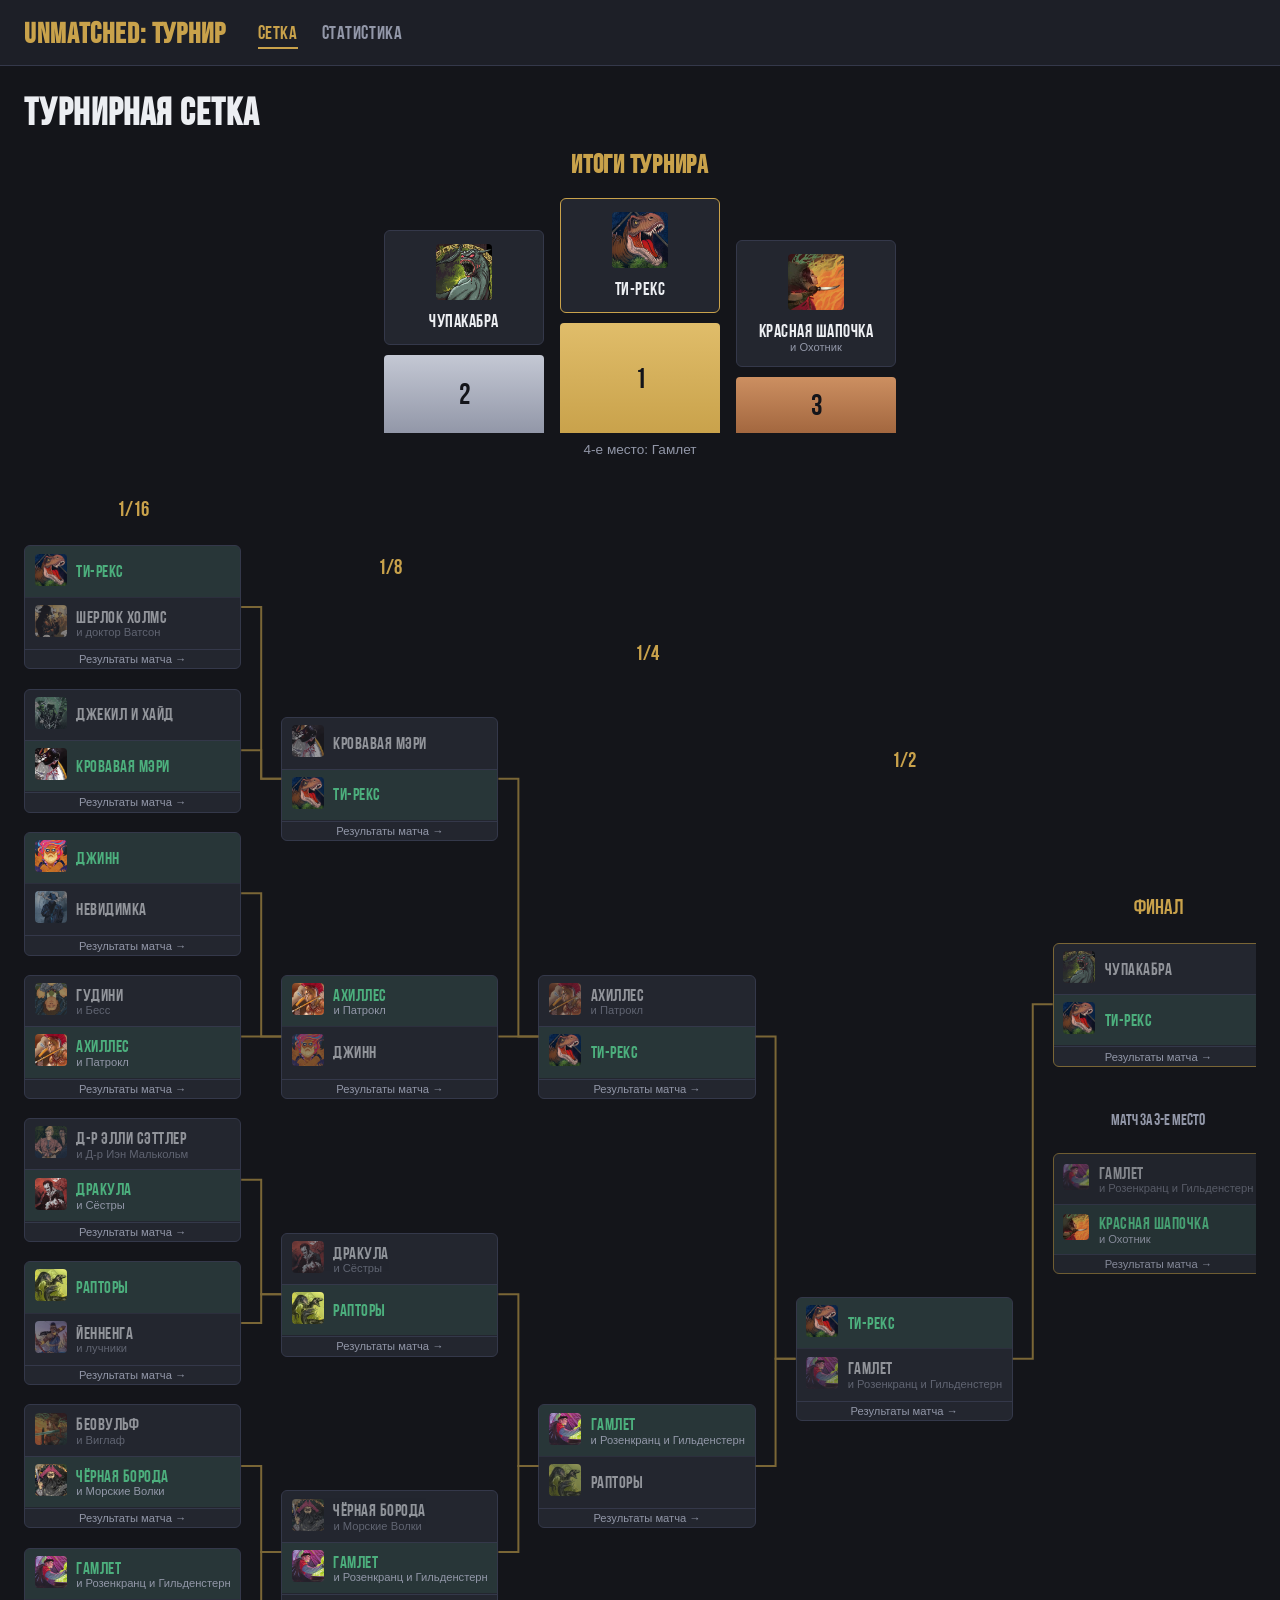
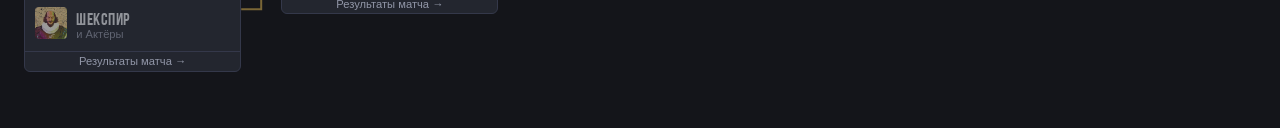
<file: index.html>
<!DOCTYPE html>
<html lang="ru">
<head>
  <meta charset="UTF-8" />
  <meta name="viewport" content="width=device-width, initial-scale=1.0" />
  <title>Турнирная сетка — Unmatched</title>
  <link rel="stylesheet" href="css/style.css?v=17" />
  <link rel="stylesheet" href="css/bracket.css?v=18" />
</head>
<body>
  <header class="site-header">
    <h1 class="site-title">Unmatched: турнир</h1>
    <nav class="site-nav">
      <a class="nav-link" href="index.html">Сетка</a>
      <a class="nav-link" href="stats.html">Статистика</a>
    </nav>
  </header>

  <main>
    <h2 class="page-title">Турнирная сетка</h2>
    <div class="podium"></div>
    <div class="bracket-wrap">
      <div class="bracket">
        <svg class="bracket-connectors"></svg>
      </div>
    </div>
  </main>

  <script type="module" src="js/nav.js?v=16"></script>
  <script type="module" src="js/bracket.js?v=18"></script>
</body>
</html>
</file>
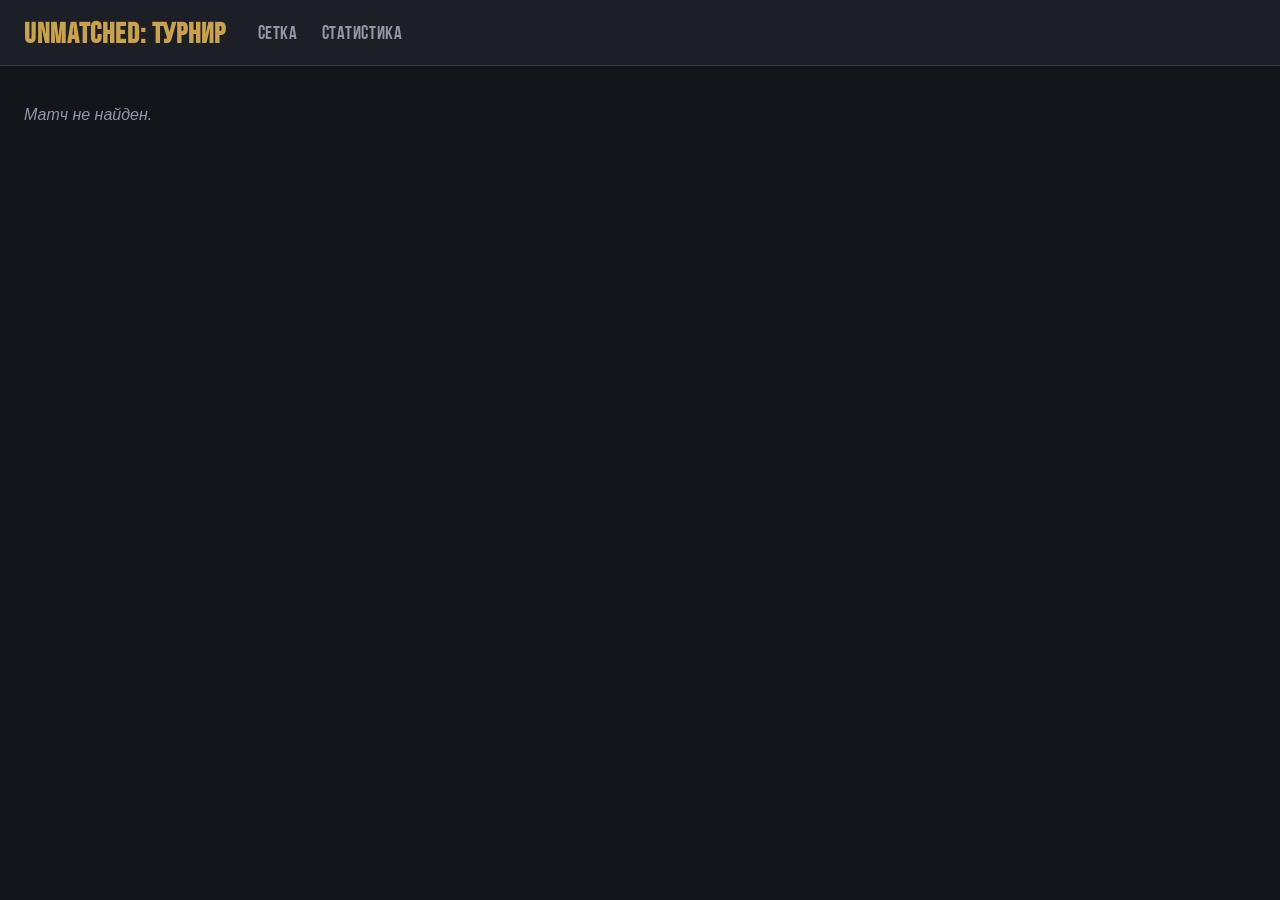
<file: match.html>
<!DOCTYPE html>
<html lang="ru">
<head>
  <meta charset="UTF-8" />
  <meta name="viewport" content="width=device-width, initial-scale=1.0" />
  <title>Матч — Unmatched</title>
  <link rel="stylesheet" href="css/style.css?v=17" />
  <link rel="stylesheet" href="css/match.css?v=16" />
  <link rel="stylesheet" href="css/match-log.css?v=16" />
</head>
<body>
  <header class="site-header">
    <h1 class="site-title">Unmatched: турнир</h1>
    <nav class="site-nav">
      <a class="nav-link" href="index.html">Сетка</a>
      <a class="nav-link" href="stats.html">Статистика</a>
    </nav>
  </header>

  <main id="match-page">
    <p class="empty-note">Загрузка…</p>
  </main>

  <script type="module" src="js/nav.js?v=16"></script>
  <script type="module" src="js/match-page.js?v=16"></script>
</body>
</html>
</file>
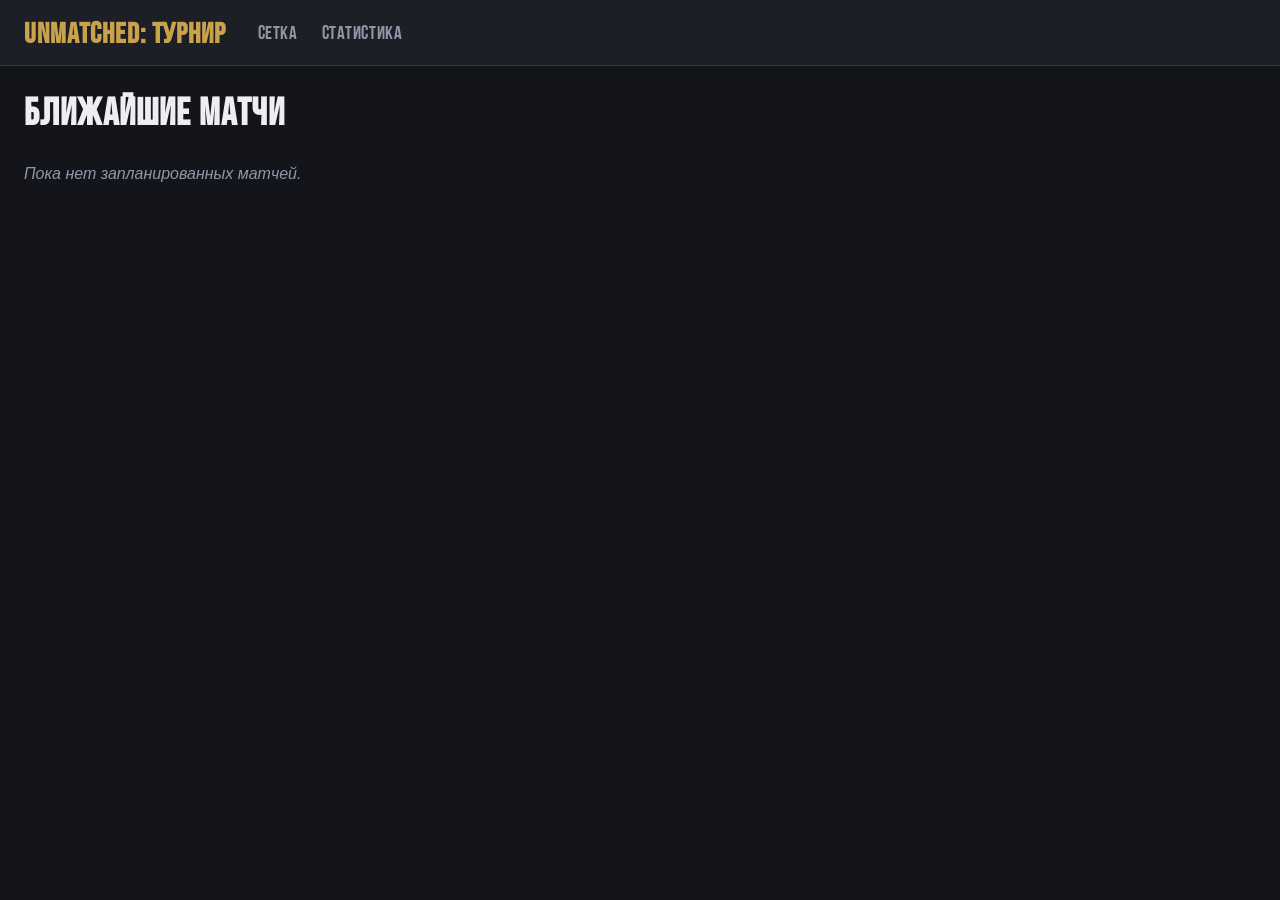
<file: matches.html>
<!DOCTYPE html>
<html lang="ru">
<head>
  <meta charset="UTF-8" />
  <meta name="viewport" content="width=device-width, initial-scale=1.0" />
  <title>Ближайшие матчи — Unmatched</title>
  <link rel="stylesheet" href="css/style.css?v=17" />
</head>
<body>
  <header class="site-header">
    <h1 class="site-title">Unmatched: турнир</h1>
    <nav class="site-nav">
      <a class="nav-link" href="index.html">Сетка</a>
      <a class="nav-link" href="stats.html">Статистика</a>
    </nav>
  </header>

  <main>
    <h2 class="page-title">Ближайшие матчи</h2>
    <div class="upcoming-list"></div>
  </main>

  <script type="module" src="js/nav.js?v=16"></script>
  <script type="module" src="js/matches.js?v=16"></script>
</body>
</html>
</file>
<file: css/style.css>
@font-face {
  font-family: "Bebas Neue Cyrillic";
  src: url("../assets/fonts/bebasneuecyrillic.ttf") format("truetype");
  font-display: swap;
}

:root {
  --bg: #14151a;
  --bg-raised: #1d1f27;
  --bg-card: #23262f;
  --border: #34384a;
  --text: #eceef2;
  --text-dim: #9297a8;
  --accent: #c9a24b;
  --accent-dim: #7a6636;
  --win: #4caf7d;
  --lose: #6b6f7d;
  --danger: #c9564b;
  --stat-p2: #5b9bd6;
  --font-display: "Bebas Neue Cyrillic", "Arial Narrow", sans-serif;
  --font-body: "Segoe UI", Arial, sans-serif;
}

* {
  box-sizing: border-box;
}

html,
body {
  margin: 0;
  padding: 0;
  background: var(--bg);
  color: var(--text);
  font-family: var(--font-body);
}

h1,
h2,
h3,
.site-title,
.nav-link,
.stage-label,
.slot-name,
.btn {
  font-family: var(--font-display);
  letter-spacing: 0.03em;
}

a {
  color: var(--accent);
}

.site-header {
  display: flex;
  align-items: center;
  gap: 2rem;
  padding: 1rem 1.5rem;
  background: var(--bg-raised);
  border-bottom: 1px solid var(--border);
  position: sticky;
  top: 0;
  z-index: 10;
}

.site-title {
  font-size: 1.8rem;
  color: var(--accent);
  margin: 0;
  white-space: nowrap;
}

.site-nav {
  display: flex;
  gap: 1.5rem;
}

.nav-link {
  font-size: 1.2rem;
  color: var(--text-dim);
  text-decoration: none;
  padding: 0.25rem 0;
  border-bottom: 2px solid transparent;
}

.nav-link:hover {
  color: var(--text);
}

.nav-link.active {
  color: var(--accent);
  border-bottom-color: var(--accent);
}

main {
  padding: 1.5rem;
  max-width: 1400px;
  margin: 0 auto;
}

.page-title {
  font-size: 2.4rem;
  color: var(--text);
  margin: 0 0 1rem;
}

.placeholder-thumb {
  display: flex;
  align-items: center;
  justify-content: center;
  background: linear-gradient(135deg, var(--accent-dim), var(--bg-card));
  color: var(--accent);
  font-family: var(--font-display);
  font-weight: 400;
  border-radius: 4px;
  flex-shrink: 0;
}

.empty-note {
  color: var(--text-dim);
  font-style: italic;
}

.slot-text {
  display: flex;
  flex-direction: column;
  min-width: 0;
}

.slot-name {
  font-size: 1.05rem;
  line-height: 1.1;
  overflow: hidden;
  text-overflow: ellipsis;
  white-space: nowrap;
}

.slot-player {
  font-size: 0.75rem;
  color: var(--text-dim);
  overflow: hidden;
  text-overflow: ellipsis;
  white-space: nowrap;
}

.slot-sidekick {
  font-size: 0.8rem;
  color: var(--text-dim);
  font-family: var(--font-body);
}

.vs-label {
  font-family: var(--font-display);
  color: var(--text-dim);
  font-size: 1.3rem;
}

.btn {
  background: var(--bg-card);
  border: 1px solid var(--border);
  color: var(--text);
  font-size: 1.1rem;
  padding: 0.5rem 1rem;
  border-radius: 6px;
  cursor: pointer;
}

.btn:hover {
  border-color: var(--accent);
  color: var(--accent);
}

.upcoming-list {
  display: flex;
  flex-direction: column;
  gap: 0.75rem;
  max-width: 760px;
}

.upcoming-row {
  display: flex;
  align-items: center;
  flex-wrap: wrap;
  gap: 0.5rem 1rem;
  background: var(--bg-card);
  border: 1px solid var(--border);
  border-radius: 6px;
  padding: 0.75rem 1rem;
  text-decoration: none;
  color: inherit;
  min-width: 0;
}

.upcoming-row:hover {
  border-color: var(--accent);
}

.upcoming-stage {
  font-family: var(--font-display);
  color: var(--accent);
  font-size: 1.1rem;
  min-width: 3.5rem;
}

.upcoming-pair {
  display: flex;
  align-items: center;
  flex-wrap: wrap;
  gap: 0.5rem 0.9rem;
  flex: 1 1 auto;
  min-width: 0;
}

.upcoming-side {
  display: flex;
  align-items: center;
  gap: 0.5rem;
  min-width: 0;
}

.upcoming-side .slot-text {
  min-width: 0;
}

.upcoming-side .placeholder-thumb,
.upcoming-side img.thumb {
  width: 36px;
  height: 36px;
  font-size: 1rem;
  border-radius: 4px;
}

.upcoming-side img.thumb {
  object-fit: cover;
}

.upcoming-date {
  color: var(--text-dim);
  font-size: 0.9rem;
  white-space: nowrap;
}

@media (max-width: 480px) {
  .upcoming-row {
    flex-direction: column;
    align-items: flex-start;
  }

  .upcoming-side .slot-name {
    max-width: 38vw;
  }
}

.stats-note {
  color: var(--text-dim);
  max-width: 640px;
  margin-bottom: 1.5rem;
}
</file>
<file: css/bracket.css>
.podium:empty {
  display: none;
}

.podium-title {
  font-family: var(--font-display);
  font-size: 1.6rem;
  color: var(--accent);
  text-align: center;
  margin: 0 0 1.2rem;
  letter-spacing: 0.03em;
}

.podium-stand {
  display: flex;
  align-items: flex-end;
  justify-content: center;
  gap: 1rem;
  margin-bottom: 0.6rem;
}

.podium-place {
  display: flex;
  flex-direction: column;
  align-items: center;
  width: 160px;
  cursor: pointer;
}

.podium-card {
  display: flex;
  flex-direction: column;
  align-items: center;
  gap: 0.4rem;
  background: var(--bg-card);
  border: 1px solid var(--border);
  border-radius: 6px;
  padding: 0.8rem 0.6rem;
  width: 100%;
  margin-bottom: 0.6rem;
}

.podium-place:hover .podium-card {
  border-color: var(--accent);
}

.podium-card .placeholder-thumb,
.podium-card img.thumb {
  width: 56px;
  height: 56px;
  font-size: 1.4rem;
}

.podium-card img.thumb {
  object-fit: cover;
  border-radius: 4px;
}

.podium-text {
  display: flex;
  flex-direction: column;
  align-items: center;
  text-align: center;
  min-width: 0;
}

.podium-name {
  font-family: var(--font-display);
  font-size: 1.1rem;
  letter-spacing: 0.03em;
}

.podium-sidekick {
  font-size: 0.7rem;
  color: var(--text-dim);
}

.podium-block {
  width: 100%;
  display: flex;
  align-items: center;
  justify-content: center;
  font-family: var(--font-display);
  font-size: 1.8rem;
  color: var(--bg);
  border-radius: 4px 4px 0 0;
}

.place-1 .podium-block {
  height: 110px;
  background: linear-gradient(180deg, #e0bd6a, var(--accent));
}

.place-1 .podium-card {
  border-color: var(--accent);
}

.place-2 .podium-block {
  height: 78px;
  background: linear-gradient(180deg, #c4c8d4, #9297a8);
}

.place-3 .podium-block {
  height: 56px;
  background: linear-gradient(180deg, #cc8f61, #a3673f);
}

.podium-fourth {
  text-align: center;
  color: var(--text-dim);
  font-size: 0.85rem;
  margin-bottom: 1.5rem;
}

@media (max-width: 560px) {
  .podium-stand {
    gap: 0.5rem;
  }

  .podium-place {
    width: 100px;
  }

  .podium-card .placeholder-thumb,
  .podium-card img.thumb {
    width: 40px;
    height: 40px;
  }

  .podium-name {
    font-size: 0.9rem;
  }
}

.bracket-wrap {
  position: relative;
  overflow-x: auto;
  padding-bottom: 1rem;
}

.bracket {
  position: relative;
  display: flex;
  align-items: stretch;
  gap: 2.5rem;
  width: max-content;
  padding: 1rem 0;
}

.bracket-connectors {
  position: absolute;
  top: 0;
  left: 0;
  width: 100%;
  height: 100%;
  pointer-events: none;
  overflow: visible;
}

.bracket-connectors path {
  fill: none;
  stroke: var(--border);
  stroke-width: 2;
}

.bracket-connectors path.decided {
  stroke: var(--accent-dim);
}

.round-column {
  display: flex;
  flex-direction: column;
  justify-content: space-around;
  gap: 1.2rem;
  min-width: 210px;
}

.round-column.final-column {
  justify-content: center;
  min-width: 190px;
}

.round-title {
  font-family: var(--font-display);
  font-size: 1.3rem;
  color: var(--accent);
  text-align: center;
  margin-bottom: 0.3rem;
}

.match-card {
  background: var(--bg-card);
  border: 1px solid var(--border);
  border-radius: 6px;
  overflow: hidden;
  min-height: 124px;
  display: flex;
  flex-direction: column;
}

.final-column .match-card {
  border-color: var(--accent-dim);
}

.match-card.clickable {
  cursor: pointer;
}

.match-card.clickable:hover {
  border-color: var(--accent);
}

.match-slot {
  display: flex;
  align-items: center;
  gap: 0.6rem;
  padding: 0.45rem 0.6rem;
  min-height: 50px;
}

.match-slot .slot-sidekick {
  font-size: 0.7rem;
  overflow: hidden;
  text-overflow: ellipsis;
  white-space: nowrap;
}

.match-slot + .match-slot {
  border-top: 1px solid var(--border);
}

.match-slot .placeholder-thumb,
.match-slot img.thumb {
  width: 32px;
  height: 32px;
  font-size: 1rem;
}

.match-slot img.thumb {
  object-fit: cover;
  border-radius: 4px;
}

.match-slot.winner {
  background: rgba(76, 175, 125, 0.12);
}

.match-slot.winner .slot-name {
  color: var(--win);
}

.match-slot.loser {
  opacity: 0.55;
}

.match-meta {
  font-size: 0.7rem;
  color: var(--text-dim);
  text-align: center;
  padding: 0.2rem 0;
  border-top: 1px solid var(--border);
  margin-top: auto;
  min-height: 1.1rem;
}

.third-place-title {
  margin-top: 1.5rem;
  font-size: 1rem;
  color: var(--text-dim);
}

.third-place-card {
  min-height: 100px;
  opacity: 0.9;
}

.third-place-card .placeholder-thumb,
.third-place-card img.thumb {
  width: 26px;
  height: 26px;
}
</file>
<file: css/match.css>
.match-page-inner {
  max-width: 840px;
  margin: 0 auto;
}

/* ---- Навигация между матчами ---- */

.match-nav {
  display: flex;
  gap: 1rem;
  margin-bottom: 1.5rem;
}

.match-nav-spacer {
  flex: 1 1 0;
}

.match-nav-link {
  display: flex;
  align-items: center;
  gap: 0.7rem;
  flex: 1 1 0;
  min-width: 0;
  padding: 0.6rem 0.9rem;
  background: var(--bg-card);
  border: 1px solid var(--border);
  border-radius: 8px;
  text-decoration: none;
  color: inherit;
}

.match-nav-link:hover {
  border-color: var(--accent);
}

.match-nav-link.next {
  flex-direction: row-reverse;
  text-align: right;
}

.match-nav-arrow {
  flex-shrink: 0;
  color: var(--accent);
  font-family: var(--font-display);
  font-size: 1.3rem;
}

.match-nav-text {
  display: flex;
  flex-direction: column;
  min-width: 0;
}

.match-nav-label {
  font-size: 0.68rem;
  color: var(--text-dim);
  text-transform: uppercase;
  letter-spacing: 0.05em;
}

.match-nav-desc {
  font-size: 0.9rem;
  color: var(--text);
  overflow: hidden;
  text-overflow: ellipsis;
  white-space: nowrap;
}

@media (max-width: 560px) {
  .match-nav-label {
    display: none;
  }
}

.hero-eyebrow {
  display: inline-block;
  color: var(--accent);
  font-family: var(--font-display);
  font-size: 1rem;
  letter-spacing: 0.08em;
  text-transform: uppercase;
  border: 1px solid var(--accent-dim);
  border-radius: 999px;
  padding: 0.25rem 0.9rem;
  margin: 0 0 1.25rem;
}

/* ---- Hero: versus block ---- */

.match-hero {
  background: var(--bg-raised);
  border: 1px solid var(--border);
  border-radius: 14px;
  padding: 2rem 1.5rem 1.75rem;
  margin-bottom: 1.5rem;
}

.hero-versus {
  display: flex;
  align-items: center;
  justify-content: center;
  gap: clamp(1rem, 4vw, 3rem);
}

.hero-side {
  display: flex;
  flex-direction: column;
  align-items: center;
  gap: 0.5rem;
  text-align: center;
  min-width: 0;
}

.hero-side.loser {
  opacity: 0.5;
}

.hero-portrait-frame {
  position: relative;
}

.hero-side .placeholder-thumb,
.hero-side img.thumb {
  width: 168px;
  height: 168px;
  font-size: 3.4rem;
  border-radius: 16px;
  border: 2px solid var(--border);
}

.hero-side img.thumb {
  object-fit: cover;
}

.hero-side.winner .placeholder-thumb,
.hero-side.winner img.thumb {
  border-color: var(--win);
  box-shadow: 0 0 0 4px rgba(76, 175, 125, 0.18), 0 0 24px rgba(76, 175, 125, 0.25);
}

.hero-firstmove-badge {
  position: absolute;
  top: -0.6rem;
  left: 50%;
  transform: translateX(-50%);
  white-space: nowrap;
  background: var(--bg-card);
  border: 1px solid var(--accent-dim);
  color: var(--accent);
  font-size: 0.65rem;
  letter-spacing: 0.05em;
  text-transform: uppercase;
  border-radius: 999px;
  padding: 0.2rem 0.6rem;
}

.hero-result-tag {
  color: var(--win);
  font-family: var(--font-display);
  font-size: 0.85rem;
  letter-spacing: 0.08em;
  text-transform: uppercase;
}

.hero-name {
  font-family: var(--font-display);
  font-size: 1.7rem;
  letter-spacing: 0.03em;
  color: var(--text);
  line-height: 1.1;
}

.hero-side.winner .hero-name {
  color: var(--win);
}

.hero-sidekick {
  font-size: 0.9rem;
  color: var(--text-dim);
  margin-top: -0.3rem;
}

.hero-player {
  font-size: 0.8rem;
  color: var(--text-dim);
  border-top: 1px solid var(--border);
  padding-top: 0.35rem;
  margin-top: 0.15rem;
}

.hero-divider {
  display: flex;
  flex-direction: column;
  align-items: center;
  gap: 0.4rem;
  flex-shrink: 0;
}

.hero-divider::before,
.hero-divider::after {
  content: "";
  width: 1px;
  height: 28px;
  background: linear-gradient(var(--border), transparent);
}

.hero-divider::after {
  background: linear-gradient(transparent, var(--border));
}

.hero-divider .vs-label {
  font-size: 1.5rem;
  color: var(--text-dim);
}

/* ---- Card showcase ---- */

.card-showcase {
  margin-bottom: 1.5rem;
}

.showcase-media {
  position: relative;
  border-radius: 14px;
  overflow: hidden;
  border: 1px solid var(--border);
  aspect-ratio: 12 / 5;
}

.showcase-media .placeholder-thumb,
.showcase-media img.thumb {
  width: 100%;
  height: 100%;
  font-size: 3.5rem;
  border-radius: 0;
}

.showcase-media img.thumb {
  object-fit: cover;
}

.showcase-scrim {
  position: absolute;
  inset: 0;
  display: flex;
  flex-direction: column;
  justify-content: flex-end;
  padding: 1.1rem 1.4rem;
  background: linear-gradient(to top, rgba(20, 21, 26, 0.92) 0%, rgba(20, 21, 26, 0.35) 60%, transparent 100%);
  pointer-events: none;
}

.showcase-eyebrow {
  color: var(--accent);
  font-size: 0.8rem;
  letter-spacing: 0.08em;
  text-transform: uppercase;
  margin: 0 0 0.15rem;
}

.showcase-title {
  font-family: var(--font-display);
  font-size: clamp(1.5rem, 4vw, 2.1rem);
  color: var(--text);
  letter-spacing: 0.02em;
  line-height: 1.1;
}

.card-showcase .empty-note,
.card-showcase .spoiler {
  display: block;
}

.card-showcase .spoiler:not(.revealed) .spoiler-content {
  filter: blur(22px);
}

.card-showcase .spoiler .empty-note {
  margin: 0;
}

/* ---- Stat strip ---- */

.stat-strip {
  display: grid;
  grid-template-columns: repeat(auto-fit, minmax(140px, 1fr));
  gap: 0.9rem;
  margin-bottom: 1.5rem;
}

.stat-tile {
  display: flex;
  flex-direction: column;
  align-items: center;
  justify-content: center;
  gap: 0.4rem;
  text-align: center;
  background: var(--bg-card);
  border: 1px solid var(--border);
  border-radius: 12px;
  padding: 1.1rem 0.8rem;
}

.stat-icon {
  width: 22px;
  height: 22px;
  color: var(--accent);
}

.stat-value {
  font-family: var(--font-display);
  font-size: 1.3rem;
  color: var(--text);
  letter-spacing: 0.02em;
  line-height: 1.15;
}

.stat-label {
  font-size: 0.7rem;
  color: var(--text-dim);
  text-transform: uppercase;
  letter-spacing: 0.05em;
}

.star-rating {
  letter-spacing: 0.1em;
  font-size: 1.3rem;
}

.star-rating .star {
  color: var(--border);
}

.star-rating .star.filled {
  color: var(--accent);
}

.match-notes-card {
  max-width: 640px;
  margin: 0 auto 1.5rem;
  padding-left: 1rem;
  border-left: 3px solid var(--accent-dim);
  color: var(--text-dim);
  font-size: 0.95rem;
  font-style: italic;
  line-height: 1.5;
}

/* ---- Upcoming-match layout (unplayed matches) ---- */

.match-section {
  max-width: 640px;
  background: var(--bg-card);
  border: 1px solid var(--border);
  border-radius: 8px;
  padding: 1.25rem 1.5rem;
  margin: 0 auto 1.25rem;
}

.match-section h3 {
  margin: 0 0 0.75rem;
  color: var(--accent);
  font-size: 1.3rem;
}

.match-section .empty-note {
  margin: 0;
}

.card-display {
  display: flex;
  flex-direction: column;
  align-items: center;
  gap: 0.6rem;
  text-align: center;
}

.card-display .placeholder-thumb,
.card-display img.thumb {
  width: 100%;
  max-width: 340px;
  aspect-ratio: 5 / 3;
  height: auto;
  font-size: 3.5rem;
  border-radius: 10px;
}

.card-display img.thumb {
  object-fit: cover;
}

.card-display .slot-name {
  font-size: 1.5rem;
}

.spoiler {
  position: relative;
  border-radius: 6px;
  overflow: hidden;
}

.spoiler:not(.revealed) .spoiler-content {
  filter: blur(7px);
  user-select: none;
  pointer-events: none;
}

.spoiler-reveal {
  display: none;
}

.spoiler:not(.revealed) .spoiler-reveal {
  display: flex;
  align-items: center;
  justify-content: center;
  position: absolute;
  inset: 0;
  width: 100%;
  height: 100%;
  background: rgba(20, 21, 26, 0.6);
  border: none;
  border-radius: 6px;
  color: var(--text);
  font-family: var(--font-display);
  font-size: 1.1rem;
  letter-spacing: 0.03em;
  cursor: pointer;
}

.spoiler:not(.revealed) .spoiler-reveal:hover {
  color: var(--accent);
}

@media (max-width: 520px) {
  .hero-side .placeholder-thumb,
  .hero-side img.thumb {
    width: 112px;
    height: 112px;
    font-size: 2.4rem;
  }

  .hero-name {
    font-size: 1.3rem;
  }

  .match-hero {
    padding: 1.5rem 1rem;
  }
}
</file>
<file: css/match-log.css>
/* =============================================================
   Блок "Ход матча" — сжатый навигатор (.log-strip) + подробный
   таймлайн (.log-full) на странице матча. См. js/match-log.js.
   ============================================================= */

.match-log {
  max-width: 980px;
  margin: 0 auto 2rem;
}

.match-log-heading {
  font-family: var(--font-display);
  color: var(--accent);
  font-size: 1.5rem;
  letter-spacing: 0.06em;
  text-transform: uppercase;
  margin: 0 0 1rem;
  text-align: center;
}

.log-layout {
  display: flex;
  flex-direction: column;
  gap: 0.9rem;
}

/* ---------------------------------------------------------------
   Сжатый навигатор
   --------------------------------------------------------------- */

.log-strip {
  display: flex;
  flex-direction: row;
  align-items: stretch;
  gap: 0.7rem;
  height: 78px;
  padding: 0.5rem 0.7rem;
  background: var(--bg-raised);
  border: 1px solid var(--border);
  border-radius: 10px;
  position: sticky;
  top: calc(65px + 0.6rem);
  z-index: 4;
}

.log-strip-avatars {
  display: flex;
  flex-direction: column;
  justify-content: space-between;
  flex-shrink: 0;
}

.log-strip-avatar .placeholder-thumb,
.log-strip-avatar img.thumb {
  width: 26px;
  height: 26px;
  border-radius: 6px;
  font-size: 0.75rem;
}

.log-strip-avatar img.thumb {
  object-fit: cover;
}

/* Дорожка теперь прокручиваемая: раунды не сжимаются до нечитаемости,
   а если все вместе не помещаются — просто скроллятся (перетаскиванием
   или колесом мыши, см. enableDragScroll в match-log.js). Скроллбар
   скрыт — тянуть можно только жестом, не полоской. */
.log-strip-track {
  flex: 1 1 auto;
  display: flex;
  flex-direction: row;
  gap: 0;
  min-width: 0;
  overflow-x: auto;
  overflow-y: hidden;
  scrollbar-width: none;
  -ms-overflow-style: none;
  cursor: grab;
  touch-action: pan-x;
}

.log-strip-track::-webkit-scrollbar {
  display: none;
}

.log-strip-track:active {
  cursor: grabbing;
}

/* Ширина раунда определяется его содержимым (сколько карт/полосок
   HP нужно уместить) — у "пустых" раундов схлопывается до минимума,
   освобождая место остальным. Тонкая линия слева отделяет раунды
   друг от друга. */
.log-strip-round {
  flex: 0 0 auto;
  min-width: 10px;
  display: flex;
  flex-direction: column;
  align-items: stretch;
  border: none;
  border-left: 1px solid rgba(236, 238, 242, 0.1);
  background: none;
  padding: 2px 4px;
  margin: 0;
  cursor: pointer;
  transition: background-color 0.15s ease;
}

.log-strip-round:first-child {
  border-left: none;
}

.log-strip-round:hover,
.log-strip-round:focus-visible {
  background: rgba(201, 162, 75, 0.16);
  outline: none;
}

.log-strip-half {
  flex: 1 1 50%;
  display: flex;
  align-items: center;
  justify-content: center;
  gap: 3px;
}

.log-strip-cards {
  display: flex;
  align-items: center;
}

.log-strip-card-dot {
  width: 14px;
  height: 20px;
  border-radius: 3px;
  background: var(--accent);
  border: 1.5px solid var(--bg);
  margin-left: -5px;
  flex-shrink: 0;
}

.log-strip-card-dot:first-child {
  margin-left: 0;
}

/* Только цвет — величина урона/лечения задаёт высоту полоски. */
.log-strip-hp-bar {
  width: 8px;
  height: calc(7px + var(--mag, 1) * 1.6px);
  min-height: 9px;
  border-radius: 3px;
  flex-shrink: 0;
}

.log-strip-hp-bar-dmg {
  background: var(--danger);
}

.log-strip-hp-bar-heal {
  background: var(--win);
}

/* ---------------------------------------------------------------
   Подробный таймлайн
   --------------------------------------------------------------- */

.log-full {
  --log-card-w: clamp(90px, 19vw, 160px);
  --log-attach-w: clamp(56px, 12vw, 100px);
  background: var(--bg-card);
  border: 1px solid var(--border);
  border-radius: 12px;
  padding: 0.5rem 1rem 1.2rem;
  overflow: hidden;
}

.log-round-divider {
  display: flex;
  align-items: center;
  gap: 0.6rem;
  margin: 0.8rem 0 0.4rem;
}

.log-round-line {
  flex: 1 1 auto;
  height: 1px;
  background: var(--border);
}

.log-round-number {
  flex-shrink: 0;
  font-family: var(--font-display);
  color: var(--accent);
  font-size: 0.9rem;
  letter-spacing: 0.08em;
  text-transform: uppercase;
}

.log-round-hp {
  flex-shrink: 0;
  display: inline-flex;
  align-items: center;
  gap: 0.25rem;
  font-family: var(--font-display);
  font-size: 0.95rem;
  color: var(--text-dim);
}

.log-round-hp-icon {
  width: 13px;
  height: 13px;
  color: var(--danger);
}

.log-round-body {
  display: flex;
  flex-direction: column;
}

.log-row {
  position: relative;
  display: grid;
  grid-template-columns: 1fr 1fr;
  align-items: start;
  gap: 0.7rem;
  padding: 0.4rem 0;
  border-top: 1px dashed var(--border);
}

.log-round-body > .log-row:first-child {
  border-top: none;
}

.log-row-death {
  background: linear-gradient(90deg, transparent, rgba(201, 86, 75, 0.08), transparent);
  border-top-color: var(--danger);
}

.log-round-body > .log-row-death:first-child {
  border-top: 1px dashed var(--danger);
}

.log-cell {
  display: flex;
  flex-direction: column;
  gap: 0.3rem;
  min-width: 0;
}

.log-cell-a {
  align-items: flex-end;
  text-align: right;
}

.log-cell-b {
  align-items: flex-start;
  text-align: left;
}

.log-cell-main {
  display: flex;
  align-items: center;
  gap: 0.5rem;
}

/* Если в строке есть разыгранная карта — обе стороны резервируют её
   высоту под главное содержимое (даже там, где карты нет, только
   шильдик), чтобы карты не съезжали из-за текста урона под одной
   из сторон. Только для строк с картой — иначе манёвр-строки без
   карт зря раздувались бы по высоте. */
.log-row-card .log-cell-main {
  min-height: calc(var(--log-card-w) * 7 / 5);
}

.log-cell-hp {
  display: flex;
  flex-direction: column;
  gap: 0.15rem;
}

/* ---- Шильдики (манёвр/способность) ---- */

.log-chip {
  display: inline-flex;
  align-items: center;
  gap: 0.32rem;
  background: var(--bg-raised);
  border: 1px solid var(--border);
  border-radius: 999px;
  padding: 0.18rem 0.5rem;
  font-size: 0.78rem;
  color: var(--text-dim);
  flex-shrink: 0;
}

.log-chip-icon {
  width: 14px;
  height: 14px;
  color: var(--accent);
  flex-shrink: 0;
}

/* ---- Разыгранная карта (основная, полноразмерная) ---- */

.log-card {
  position: relative;
  width: var(--log-card-w);
  aspect-ratio: 5 / 7;
  border-radius: 8px;
  flex-shrink: 0;
}

.log-card img,
.log-card-placeholder {
  width: 100%;
  height: 100%;
  border-radius: 8px;
  display: block;
}

.log-card img {
  object-fit: cover;
  border: 1.5px solid rgba(236, 238, 242, 0.22);
  box-shadow: 0 2px 8px rgba(0, 0, 0, 0.45);
}

.log-card-placeholder {
  font-size: 1.6rem;
}

/* ---- Прицепленные карточки (добор/сброс/возврат) — все одного
   компактного размера, чтобы стопка внахлёст была аккуратной ---- */

.log-attach-card {
  position: relative;
  width: var(--log-attach-w);
  aspect-ratio: 5 / 7;
  border-radius: 7px;
  flex-shrink: 0;
}

.log-attach-card img,
.log-attach-card .placeholder-thumb {
  width: 100%;
  height: 100%;
  border-radius: 7px;
  display: block;
  object-fit: cover;
  border: 1.5px solid rgba(236, 238, 242, 0.2);
  box-shadow: 0 2px 6px rgba(0, 0, 0, 0.4);
}

.log-attach-overlay {
  position: absolute;
  inset: 0;
  display: flex;
  align-items: center;
  justify-content: center;
  pointer-events: none;
}

.log-attach-overlay-text {
  position: relative;
  z-index: 1;
  font-size: 2rem;
  font-family: var(--font-body);
  font-weight: 600;
  color: #fff;
  text-shadow: 0 2px 6px rgba(0, 0, 0, 0.85), 0 0 3px rgba(0, 0, 0, 0.9);
}

.log-attach-badge {
  position: absolute;
  bottom: -5px;
  right: -5px;
  width: 20px;
  height: 20px;
  border-radius: 50%;
  display: flex;
  align-items: center;
  justify-content: center;
  border: 1.5px solid var(--bg-card);
}

/* buildIcon() оборачивает svg в свой собственный <span class="stat-icon">
   — центрируем именно эту обёртку, иначе строчная база/лишний
   интервал у инлайнового svg сдвигает плюс мимо центра кружка. */
.log-attach-badge .stat-icon {
  display: flex;
  align-items: center;
  justify-content: center;
  width: 100%;
  height: 100%;
  line-height: 0;
}

.log-attach-badge svg {
  width: 14px;
  height: 14px;
}

.log-attach-badge-spawn {
  background: var(--win);
}

.log-attach-badge-spawn svg {
  color: var(--bg);
}

.log-attach-badge-boost {
  bottom: auto;
  top: -5px;
  background: var(--bg-card);
  border-color: var(--accent-dim);
}

.log-attach-badge-boost svg {
  color: var(--accent);
}

/* ---- Появление сайдкика — маленький кружок ---- */

.log-spawn {
  position: relative;
  width: calc(var(--log-attach-w) * 0.62);
  aspect-ratio: 1 / 1;
  flex-shrink: 0;
}

.log-spawn img,
.log-spawn-placeholder {
  width: 100%;
  height: 100%;
  border-radius: 50%;
  display: block;
  object-fit: cover;
  border: 1.5px solid rgba(236, 238, 242, 0.25);
  box-shadow: 0 2px 6px rgba(0, 0, 0, 0.4);
}

.log-spawn-placeholder {
  font-size: 1rem;
}

/* ---- Стопка внахлёст: наведение/тап поднимает карточку наверх ---- */

.log-attach-stack {
  display: flex;
  align-items: center;
}

.log-attach-item {
  position: relative;
  z-index: calc(var(--i, 0) + 1);
  transition: transform 0.15s ease;
  border-radius: 8px;
}

/* Перекрытие растёт вместе с числом карточек в стопке (--n, см.
   buildAttachStack) — так стопка расширяется вбок гораздо медленнее
   числа карточек и не выталкивает соседей на новую строку. */
.log-attach-item:not(:first-child) {
  margin-left: calc(var(--log-attach-w) * -1 * min(0.5 + 0.15 * (var(--n) - 2), 0.8));
}

.log-attach-item:hover,
.log-attach-item:focus-visible,
.log-attach-item.is-front {
  transform: translateY(-8px) scale(1.12);
  z-index: 40;
  outline: none;
}

/* ---- HP ---- */

.log-hp-hit {
  display: flex;
  align-items: baseline;
  flex-wrap: wrap;
  gap: 0.4rem;
  font-size: 0.92rem;
}

.log-cell-a .log-hp-hit {
  flex-direction: row-reverse;
}

/* nowrap — длинные имена (напр. "Розенкранц и Гильденстерн") иначе
   сжимались бы и переносились посреди слова; на узких экранах вместо
   этого на новую строку уходит значение урона/лечения (flex-wrap
   выше), а не половина имени. */
.log-hp-label {
  color: var(--text-dim);
  white-space: nowrap;
}

/* Тело (не дисплейный шрифт) — у Bebas Neue стрелка "→" рисуется
   не своим глифом и слипается с соседним знаком. */
.log-hp-delta {
  font-family: var(--font-body);
  font-weight: 600;
  letter-spacing: 0.01em;
  font-size: 1.05rem;
}

.log-hp-dmg {
  color: var(--danger);
}

.log-hp-heal {
  color: var(--win);
}

.log-hp-flat {
  color: var(--text-dim);
}

.log-hp-dead {
  font-weight: 600;
}

.log-hp-skull {
  width: 15px;
  height: 15px;
  color: var(--danger);
}

/* Стрелка направления атаки — стоит на высоте бьющей карты (см.
   positionAttackArrows в match-log.js) и указывает от бьющего к
   цели — полезно при обмене одинаковыми универсальными картами. */
.log-attack-arrow {
  position: absolute;
  top: 50%;
  left: 50%;
  width: 0;
  height: 0;
  border-top: 6px solid transparent;
  border-bottom: 6px solid transparent;
  border-left: 10px solid var(--danger);
  pointer-events: none;
  z-index: 5;
}

.log-attack-a2b {
  transform: translate(-50%, -50%);
}

.log-attack-b2a {
  transform: translate(-50%, -50%) rotate(180deg);
}

/* ---- Клик по карте — крупный просмотр ---- */

.log-card-clickable {
  cursor: zoom-in;
}

.log-lightbox {
  position: fixed;
  inset: 0;
  z-index: 100;
  display: none;
  align-items: center;
  justify-content: center;
  padding: 2rem;
  background: rgba(10, 10, 13, 0.86);
  cursor: zoom-out;
}

.log-lightbox.is-open {
  display: flex;
}

.log-lightbox img {
  max-width: min(90vw, 480px);
  max-height: 88vh;
  border-radius: 12px;
  border: 2px solid rgba(236, 238, 242, 0.25);
  box-shadow: 0 12px 40px rgba(0, 0, 0, 0.6);
}

/* ---------------------------------------------------------------
   Мобильная раскладка: сжатый навигатор остаётся такой же
   горизонтальной прокручиваемой полосой, что и на десктопе —
   меняются только размеры карт и отступы самого таймлайна.
   --------------------------------------------------------------- */

@media (max-width: 700px) {
  .log-full {
    --log-card-w: clamp(62px, 24vw, 122px);
    --log-attach-w: clamp(40px, 15vw, 76px);
    flex: 1 1 auto;
    min-width: 0;
    padding: 0.5rem 0.6rem 1rem;
  }

  .log-row {
    gap: 0.4rem;
  }

  .log-round-hp {
    font-size: 0.8rem;
  }

  .log-cell-a .log-cell-main {
    justify-content: flex-end;
  }
}

@media (max-width: 460px) {
  .log-full {
    --log-card-w: clamp(52px, 26vw, 88px);
    --log-attach-w: clamp(34px, 17vw, 60px);
  }

  .log-chip {
    padding: 0.16rem 0.42rem;
    font-size: 0.7rem;
  }

  .log-hp-hit {
    font-size: 0.78rem;
  }

  .log-hp-delta {
    font-size: 0.9rem;
  }

  .log-round-hp {
    font-size: 0.72rem;
  }

  .log-attach-overlay-text {
    font-size: 1.4rem;
  }
}
</file>
